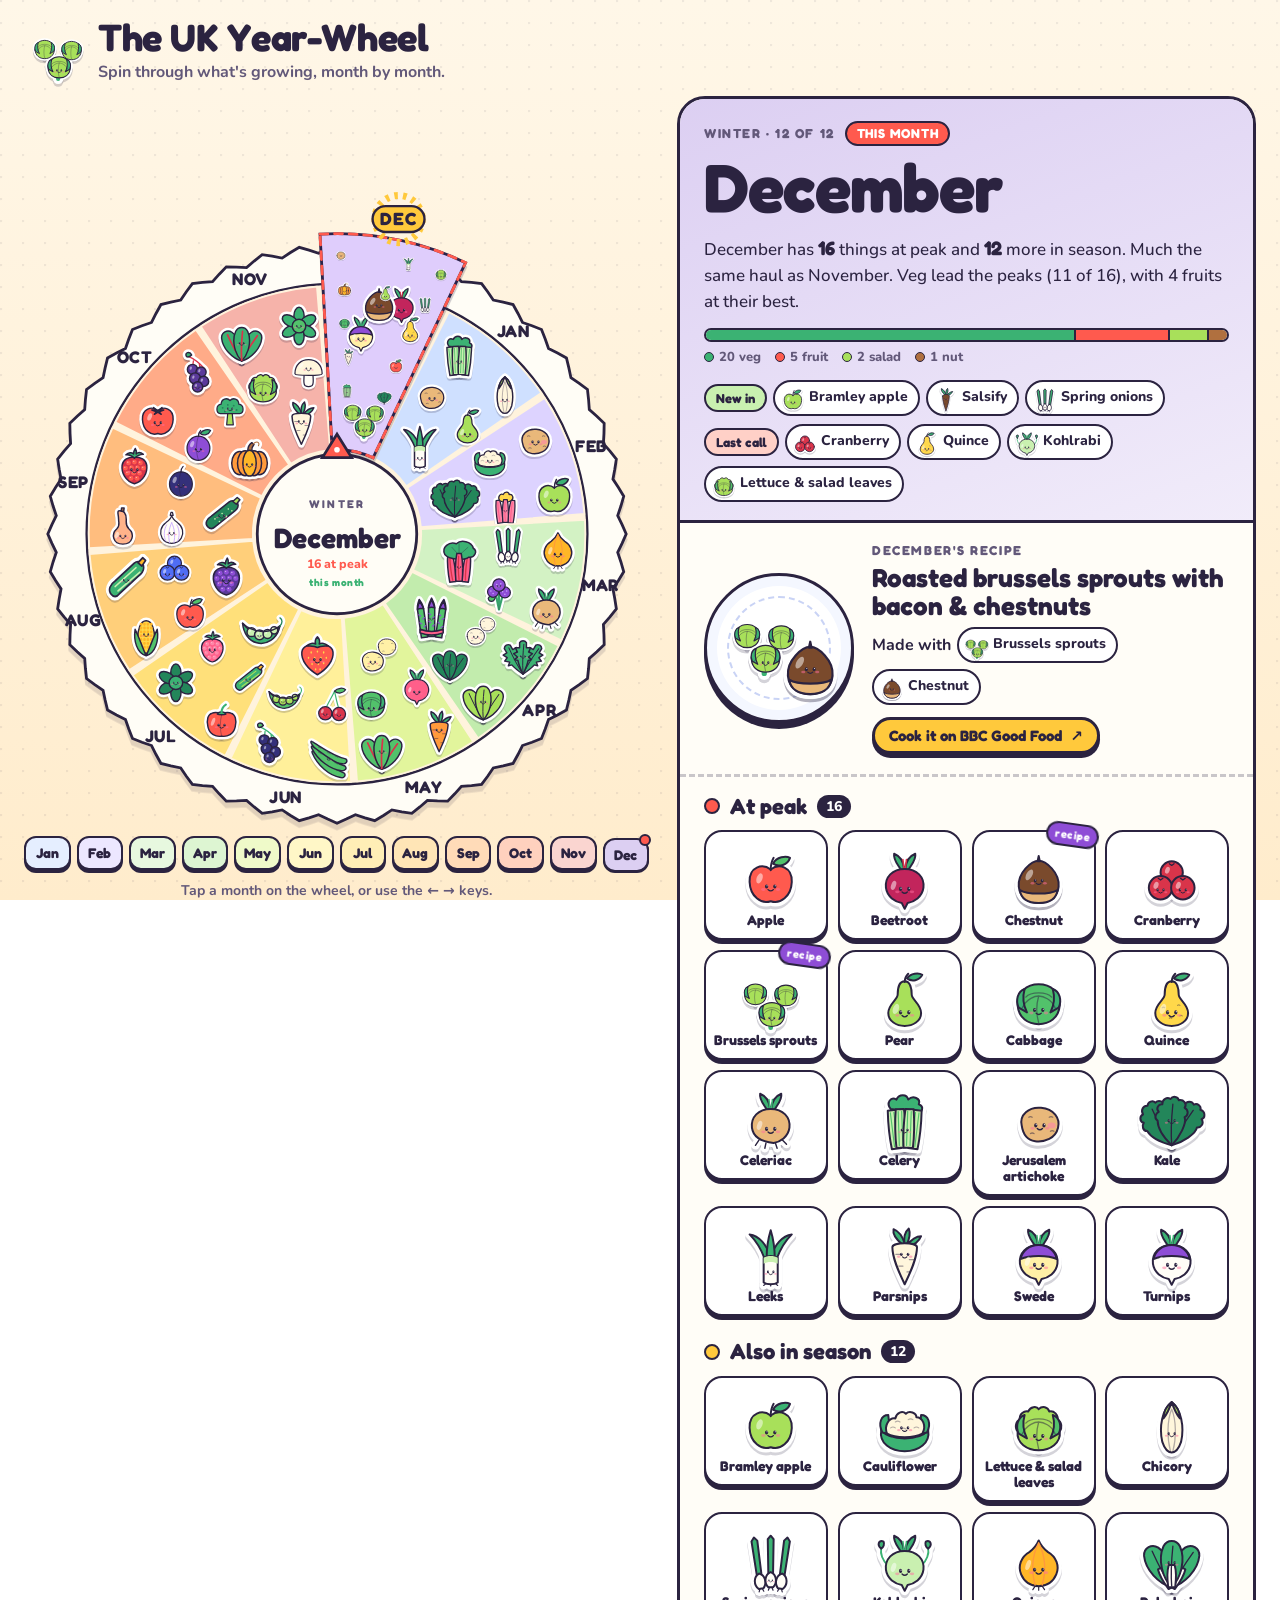
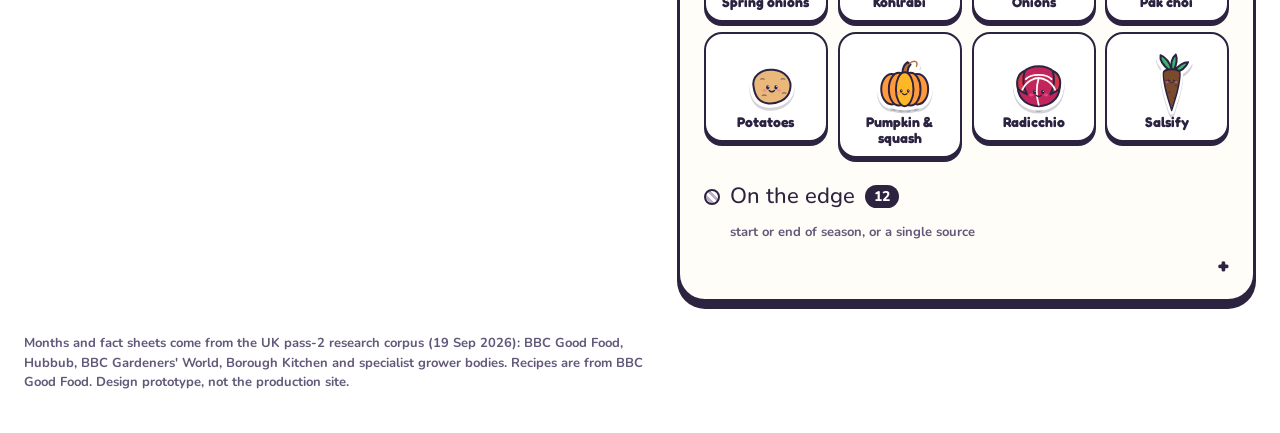
<file: prototype/index.html>
<!doctype html>
<html lang="en-GB">
<head>
  <meta charset="utf-8" />
  <meta name="viewport" content="width=device-width, initial-scale=1" />
  <title>The UK Year-Wheel · Seasonal produce</title>
  <meta name="description" content="Spin the UK year-wheel to see what's growing each month: produce, fact sheets and a recipe for every month." />
  <link rel="preconnect" href="https://fonts.googleapis.com" />
  <link rel="preconnect" href="https://fonts.gstatic.com" crossorigin />
  <link href="https://fonts.googleapis.com/css2?family=Fredoka:wght@500;600;700&family=Nunito:wght@500;700;800&display=swap" rel="stylesheet" />
  <link rel="stylesheet" href="styles.css" />
</head>
<body>
  <div id="sprite"></div>

  <header class="top">
    <div class="brand">
      <span class="brand-mark" id="brand-mark"></span>
      <div>
        <h1>The UK Year-Wheel</h1>
        <p>Spin through what's growing, month by month.</p>
      </div>
    </div>
    <button type="button" id="today-btn" class="chunky-btn" hidden>Back to <span></span></button>
  </header>

  <main class="stage">
    <section class="wheel-wrap" aria-label="Year-wheel">
      <svg id="wheel" viewBox="-520 -780 1040 1300" role="group" aria-label="UK produce year-wheel. Pick a month."></svg>
      <nav class="month-rail" id="month-rail" aria-label="Months"></nav>
      <p class="hint">Tap a month on the wheel, or use the ← → keys.</p>
    </section>
    <section class="panel" id="panel" aria-live="polite"></section>
  </main>

  <footer class="foot">
    <p>
      Months and fact sheets come from the UK pass-2 research corpus (19 Sep 2026): BBC Good Food, Hubbub,
      BBC Gardeners' World, Borough Kitchen and specialist grower bodies. Recipes are from BBC Good Food.
      Design prototype, not the production site.
    </p>
  </footer>

  <dialog id="sheet" aria-labelledby="sheet-title"></dialog>

  <script src="data.js"></script>
  <script src="art.js"></script>
  <script src="app.js"></script>
</body>
</html>
</file>
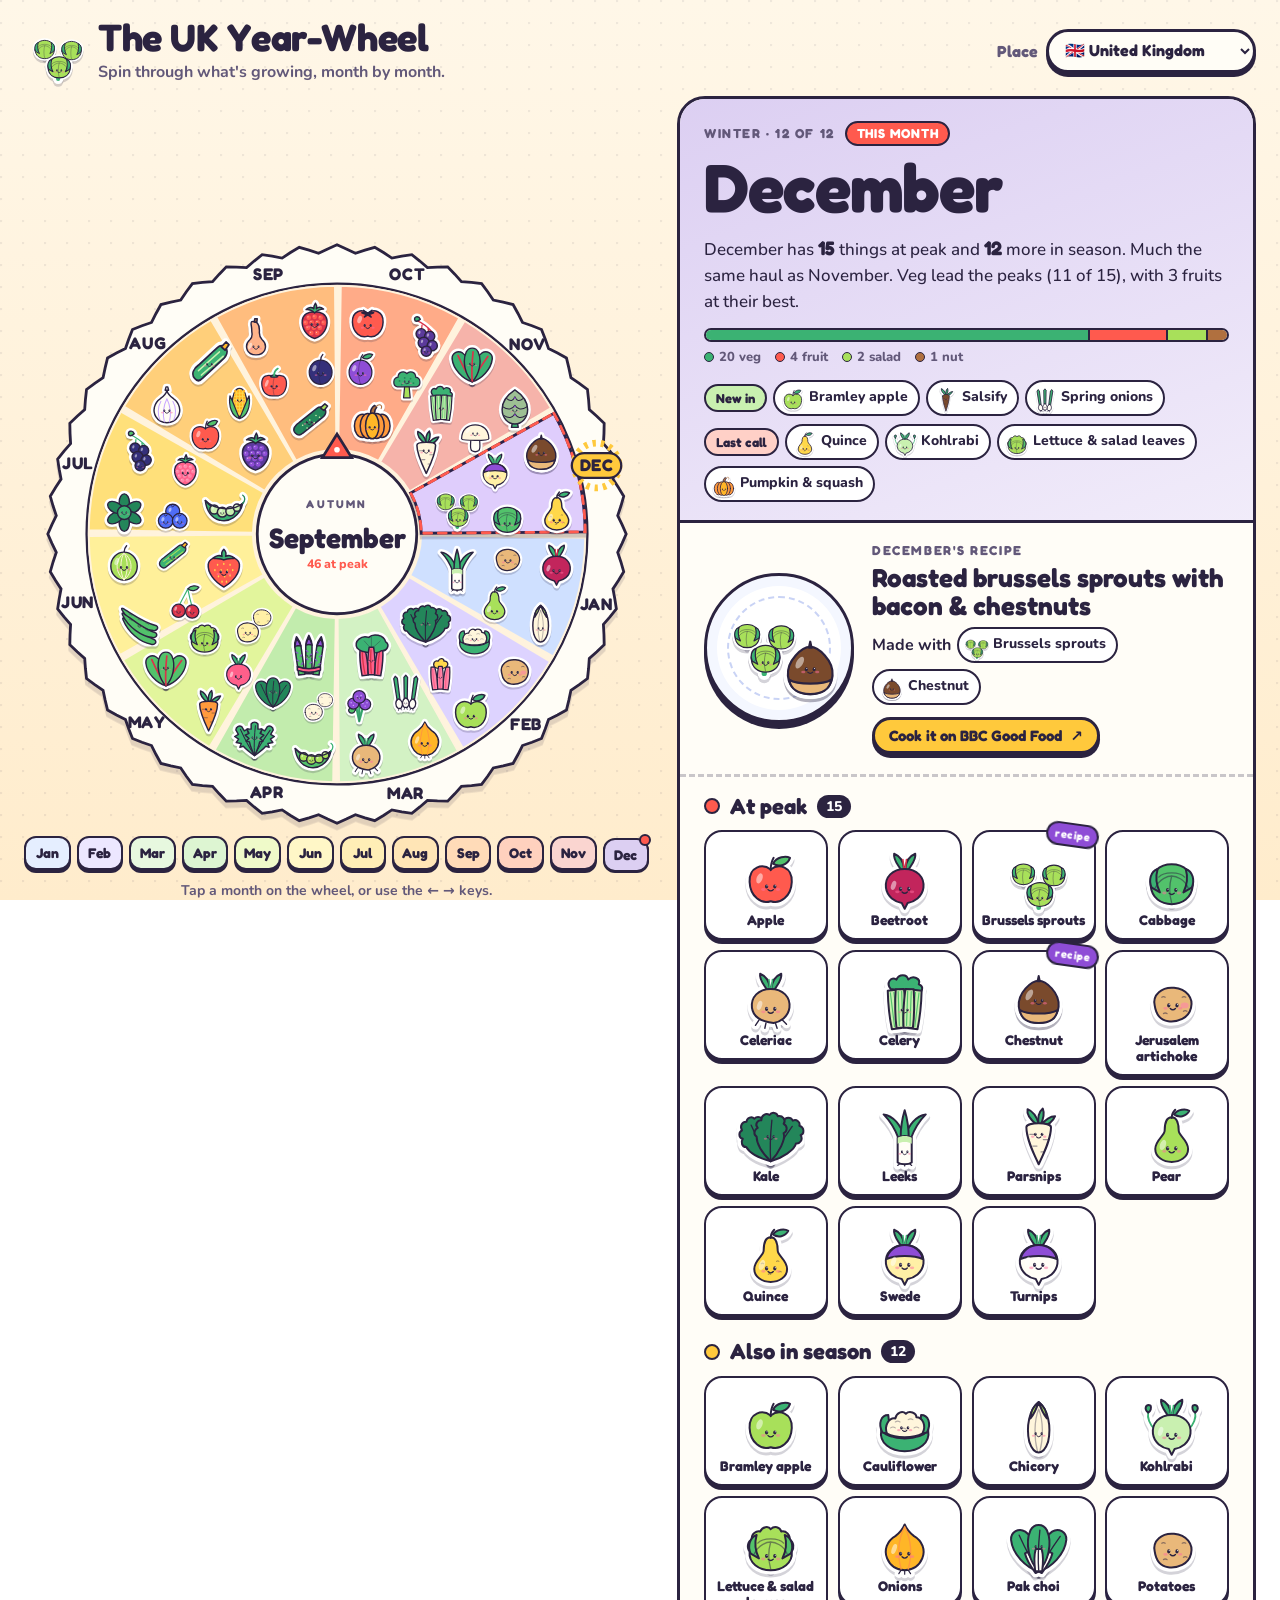
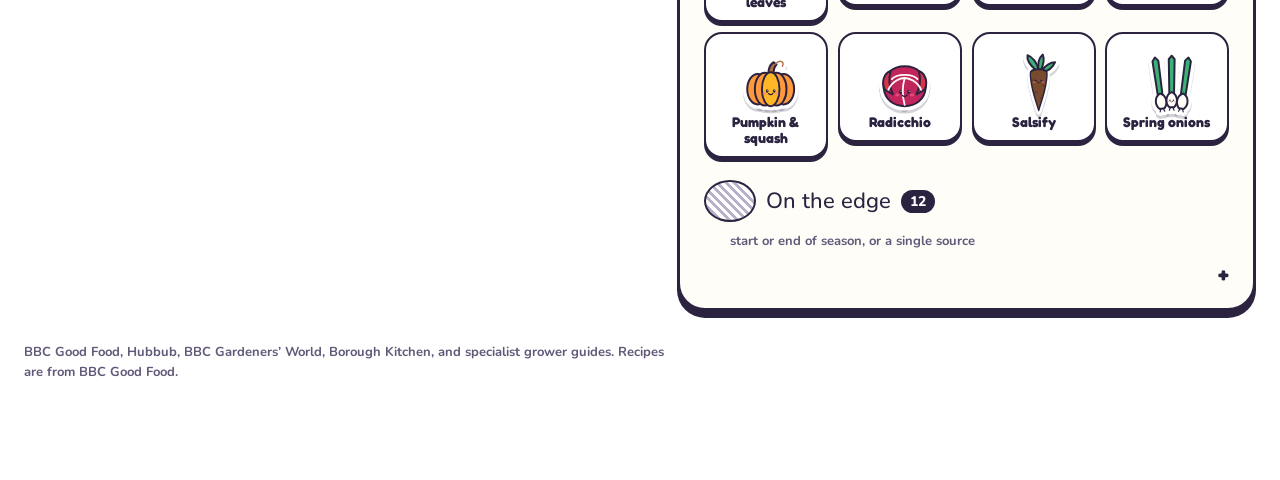
<file: site/index.html>
<!doctype html>
<html lang="en">
<head>
  <meta charset="utf-8" />
  <meta name="viewport" content="width=device-width, initial-scale=1" />
  <title>Year-wheel</title>
  <meta name="description" content="Spin the year-wheel to see what's growing each month." />
  <meta property="og:title" content="Year-wheel" />
  <meta property="og:description" content="Spin the year-wheel to see what's growing each month." />
  <meta property="og:type" content="website" />
  <meta property="og:image" content="og.svg" />
  <meta name="twitter:card" content="summary_large_image" />
  <meta name="twitter:image" content="og.svg" />
  <link rel="stylesheet" href="styles.css" />
</head>
<body>
  <div id="sprite"></div>

  <header class="top">
    <div class="brand">
      <span class="brand-mark" id="brand-mark"></span>
      <div>
        <h1 id="title"></h1>
        <p id="tagline"></p>
      </div>
    </div>
    <button type="button" id="today-btn" class="chunky-btn" hidden></button>
  </header>

  <main class="stage">
    <section class="wheel-wrap" aria-label="Year-wheel">
      <svg id="wheel" viewBox="-520 -780 1040 1300" role="group"></svg>
      <nav class="month-rail" id="month-rail"></nav>
      <p class="hint" id="hint"></p>
    </section>
    <section class="panel" id="panel" aria-live="polite"></section>
  </main>

  <footer class="foot">
    <p id="attribution"></p>
  </footer>

  <dialog id="sheet" aria-labelledby="sheet-title"></dialog>

  <script type="module" src="exhibit.js"></script>
</body>
</html>
</file>
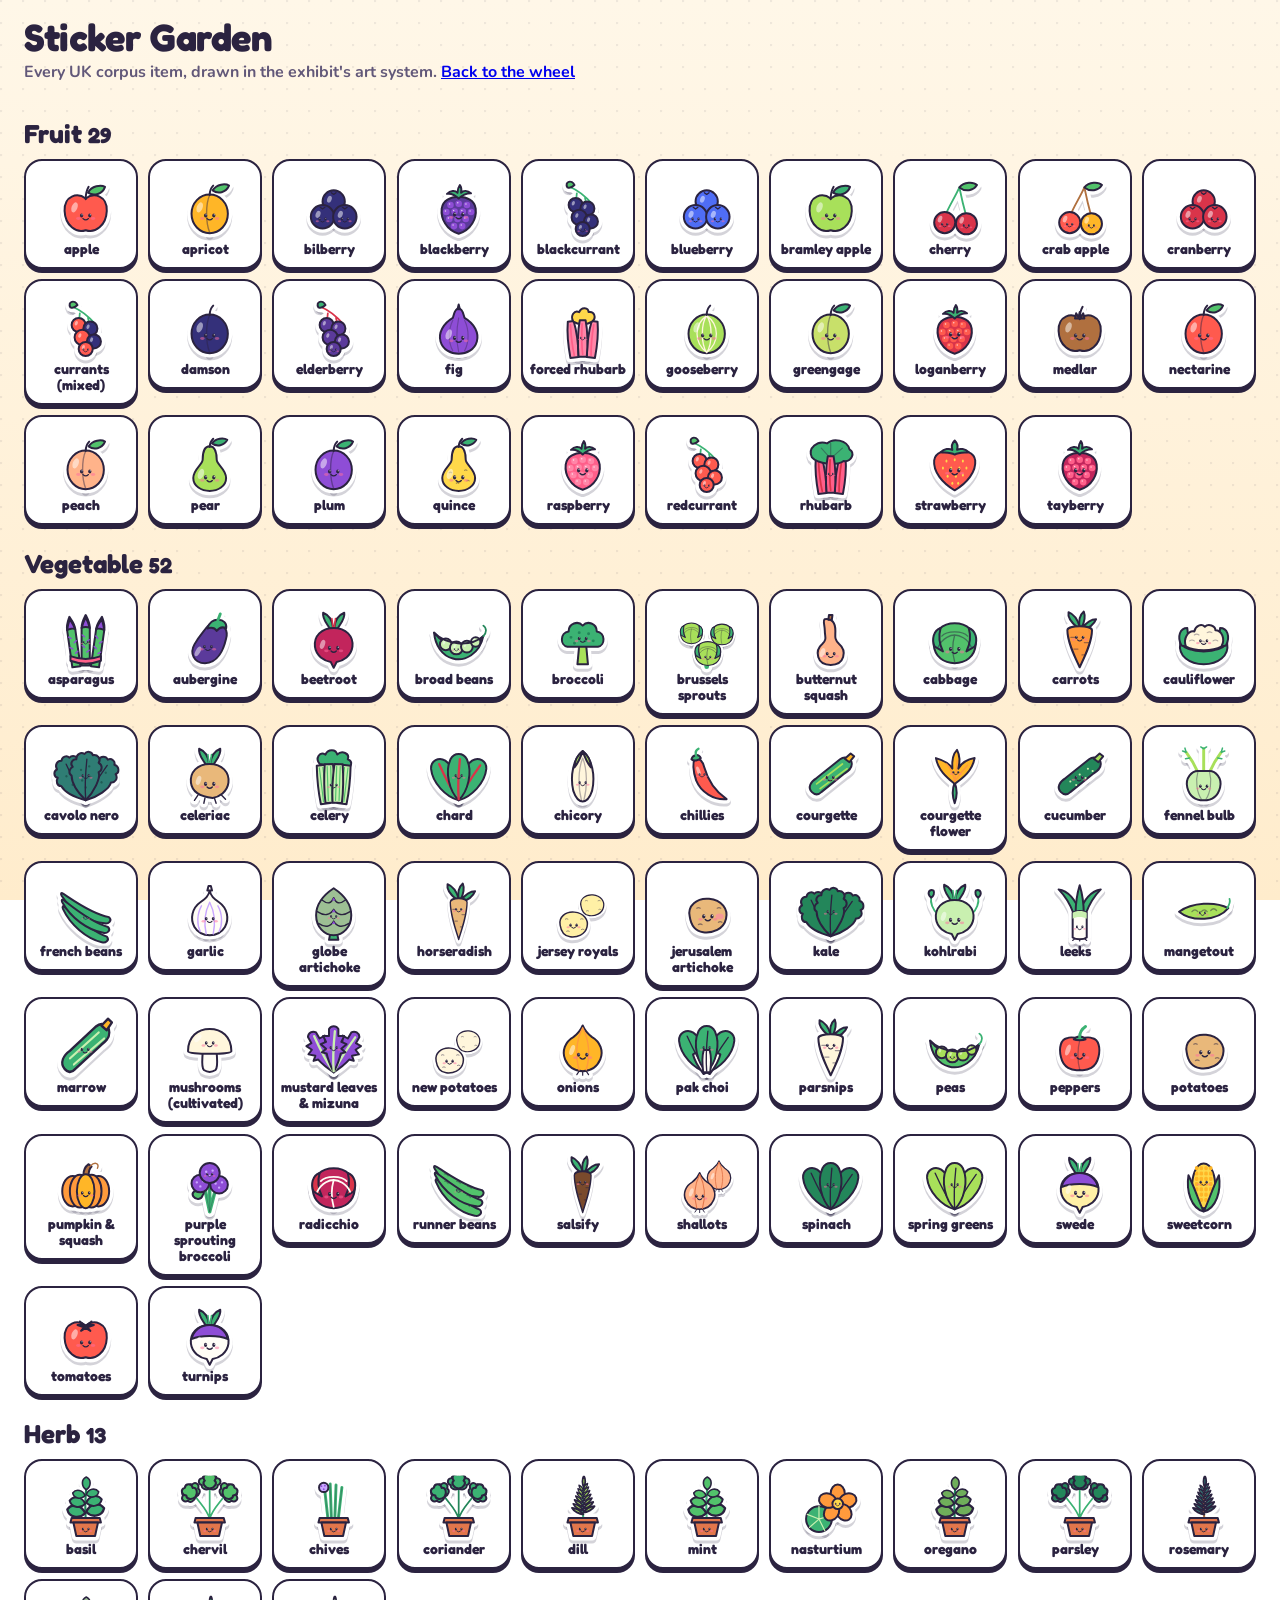
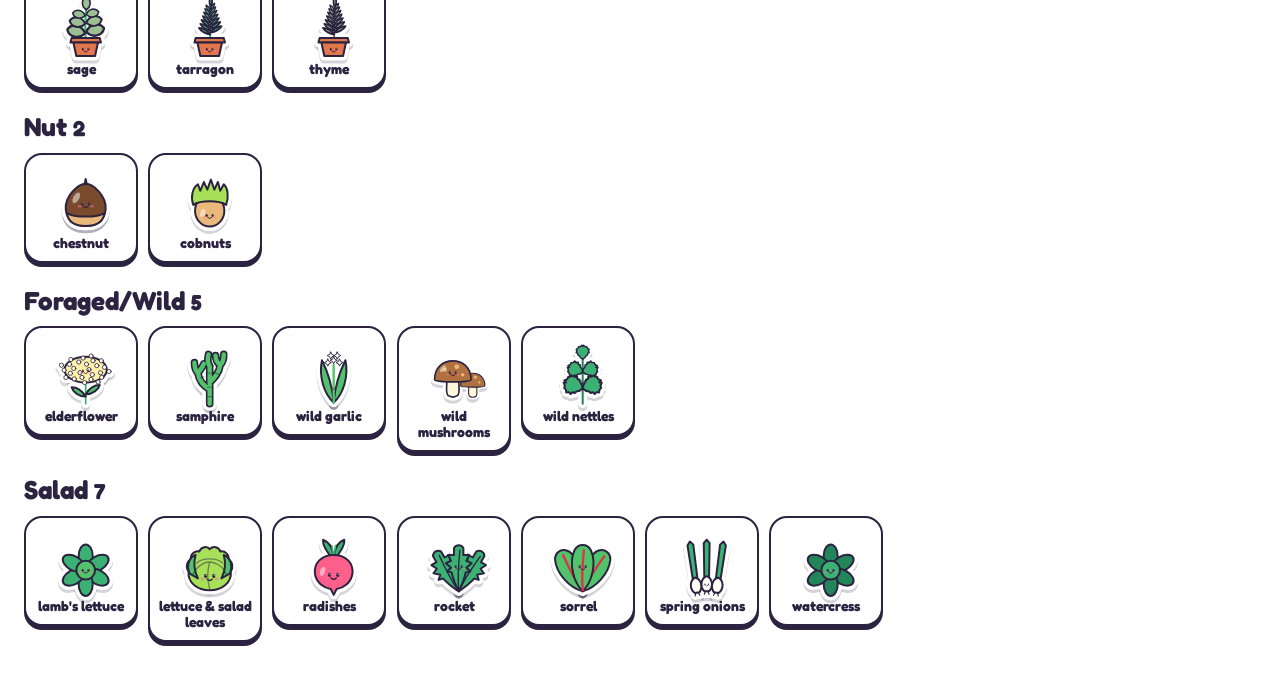
<file: prototype/gallery.html>
<!doctype html>
<html lang="en-GB">
<head>
  <meta charset="utf-8" />
  <meta name="viewport" content="width=device-width, initial-scale=1" />
  <title>Sticker Garden · all 108 UK produce stickers</title>
  <link rel="preconnect" href="https://fonts.googleapis.com" />
  <link rel="preconnect" href="https://fonts.gstatic.com" crossorigin />
  <link href="https://fonts.googleapis.com/css2?family=Fredoka:wght@500;600;700&family=Nunito:wght@500;700;800&display=swap" rel="stylesheet" />
  <link rel="stylesheet" href="styles.css" />
  <style>
    .gallery { max-width: 1320px; margin: 0 auto; padding: 8px 24px 40px; }
    .gallery h2 { font-size: 26px; margin: 24px 0 10px; text-transform: capitalize; }
    .gallery .tiles { grid-template-columns: repeat(auto-fill, minmax(112px, 1fr)); }
  </style>
</head>
<body>
  <div id="sprite"></div>
  <header class="top">
    <div class="brand">
      <div>
        <h1>Sticker Garden</h1>
        <p>Every UK corpus item, drawn in the exhibit's art system. <a href="index.html">Back to the wheel</a></p>
      </div>
    </div>
  </header>
  <main class="gallery" id="gallery"></main>
  <script src="data.js"></script>
  <script src="art.js"></script>
  <script>
    const { buildSprite, sticker } = window.ProduceArt;
    const items = window.UK_WHEEL.items;
    document.getElementById("sprite").innerHTML = buildSprite(items);
    const byCat = {};
    for (const it of items) (byCat[it.category] ||= []).push(it.item);
    document.getElementById("gallery").innerHTML = Object.entries(byCat).map(([cat, names]) => `
      <h2>${cat} <small>${names.length}</small></h2>
      <ul class="tiles">${names.map((n, i) => `<li style="--i:${i}"><div class="tile"><span class="tile-art">${sticker(n)}</span><span class="tile-name">${n}</span></div></li>`).join("")}</ul>`).join("");
  </script>
</body>
</html>
</file>
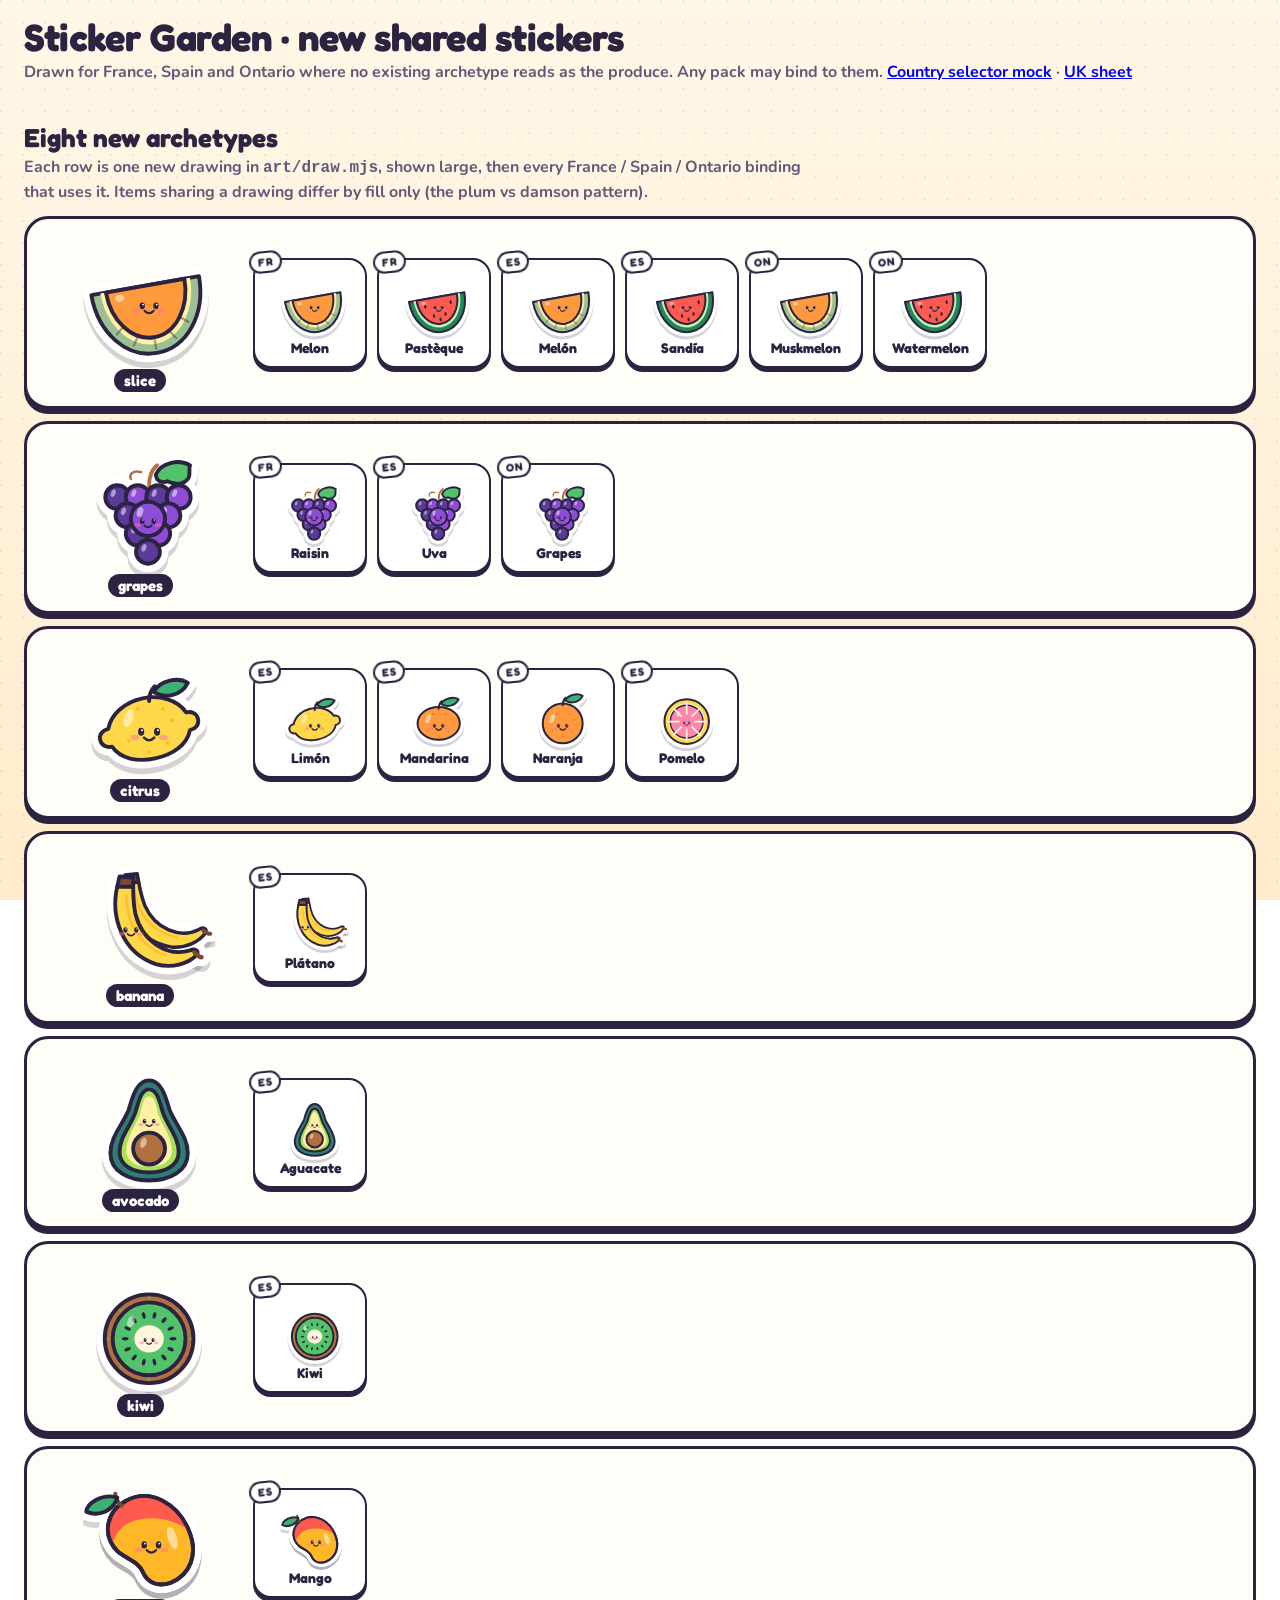
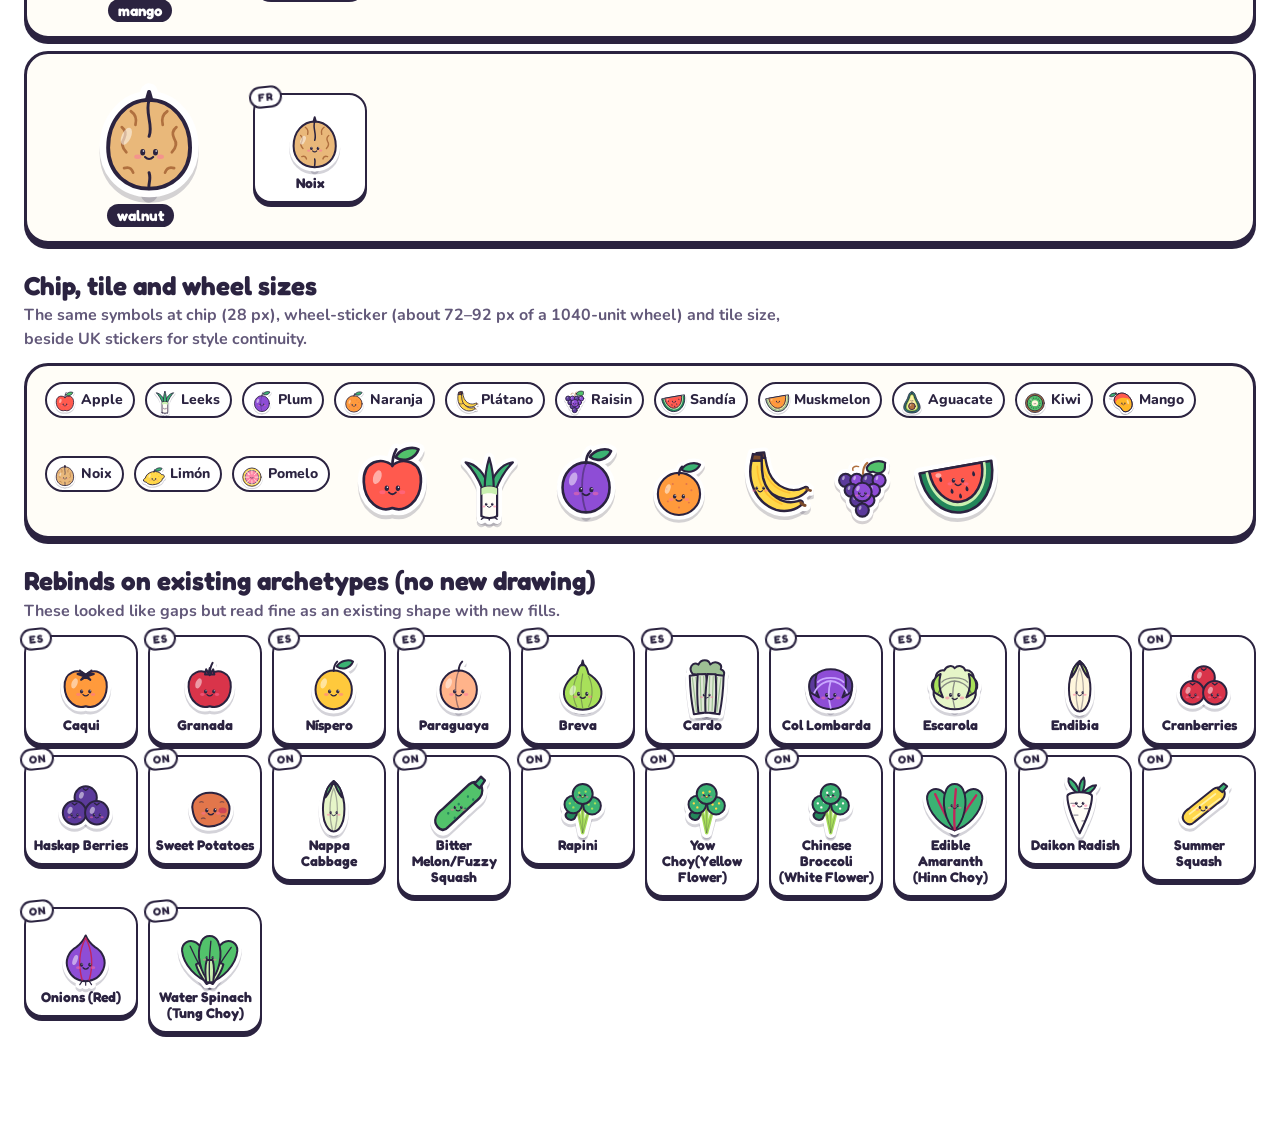
<file: prototype/stickers-fr-es-on.html>
<!doctype html>
<html lang="en">
<head>
  <meta charset="utf-8" />
  <meta name="viewport" content="width=device-width, initial-scale=1" />
  <title>Sticker Garden · new shared stickers for France, Spain and Ontario</title>
  <link rel="stylesheet" href="../site/styles.css" />
  <style>
    .sheet-page { max-width: 1320px; margin: 0 auto; padding: 8px 24px 48px; }
    .sheet-page h2 { font-size: 26px; margin: 28px 0 4px; }
    .sheet-page > p, .sheet-page section > p { margin: 4px 0 12px; color: var(--ink-soft); font-weight: 700; max-width: 80ch; }
    .arch { display: grid; grid-template-columns: 190px 1fr; gap: 18px; align-items: center; padding: 14px 18px; margin: 12px 0; background: var(--card); border: 3px solid var(--ink); border-radius: 24px; box-shadow: 0 5px 0 var(--ink); }
    .arch-hero { display: flex; flex-direction: column; align-items: center; gap: 4px; }
    .arch-hero .tile-art { width: 132px; height: 132px; }
    .arch-hero code { font: 700 15px var(--display); background: var(--ink); color: #fff; padding: 2px 10px; border-radius: 999px; }
    .arch .tiles { margin: 0; grid-template-columns: repeat(auto-fill, minmax(112px, 1fr)); }
    .pack-tag { position: absolute; top: -9px; left: -6px; background: #fff; font: 700 11px var(--display); letter-spacing: 0.06em; padding: 2px 7px; border-radius: 999px; border: 2px solid var(--ink); transform: rotate(-6deg); }
    .sizes { display: flex; align-items: end; gap: 14px; }
    .sizes span { display: block; }
    .scale-row { display: flex; flex-wrap: wrap; align-items: center; gap: 10px; padding: 16px 18px; background: var(--card); border: 3px solid var(--ink); border-radius: 24px; box-shadow: 0 5px 0 var(--ink); }
    .scale-row .chip { cursor: default; }
    .ref .tiles { grid-template-columns: repeat(auto-fill, minmax(112px, 1fr)); }
    @media (max-width: 640px) { .arch { grid-template-columns: 1fr; } }
  </style>
</head>
<body>
  <div id="sprite"></div>
  <header class="top">
    <div class="brand">
      <div>
        <h1>Sticker Garden · new shared stickers</h1>
        <p>Drawn for France, Spain and Ontario where no existing archetype reads as the produce. Any pack may bind to them. <a href="selector.html">Country selector mock</a> · <a href="gallery.html">UK sheet</a></p>
      </div>
    </div>
  </header>
  <main class="sheet-page">
    <section>
      <h2>Eight new archetypes</h2>
      <p>Each row is one new drawing in <code>art/draw.mjs</code>, shown large, then every France / Spain / Ontario binding that uses it. Items sharing a drawing differ by fill only (the plum vs damson pattern).</p>
      <div id="new"></div>
    </section>
    <section>
      <h2>Chip, tile and wheel sizes</h2>
      <p>The same symbols at chip (28 px), wheel-sticker (about 72–92 px of a 1040-unit wheel) and tile size, beside UK stickers for style continuity.</p>
      <div class="scale-row" id="scale"></div>
    </section>
    <section class="ref">
      <h2>Rebinds on existing archetypes (no new drawing)</h2>
      <p>These looked like gaps but read fine as an existing shape with new fills.</p>
      <ul class="tiles" id="rebinds"></ul>
    </section>
  </main>
  <script src="multi-pack.js"></script>
  <script>
    const M = window.MULTI;
    document.getElementById("sprite").innerHTML = M.sprite;
    const slug = (n) => n.toLowerCase().replace(/[^a-z0-9]+/g, "-").replace(/(^-|-$)/g, "");
    const sticker = (id, cls = "sticker") => `<svg class="${cls}" viewBox="-8 -8 116 116" aria-hidden="true"><use href="#cut-${slug(id)}" class="sticker-shadow"/><use href="#cut-${slug(id)}" class="sticker-cut"/><use href="#art-${slug(id)}"/></svg>`;
    const code = (p) => M.packs[p].code;
    const tile = (id, label, pack) => `<li><div class="tile">${pack ? `<span class="pack-tag">${code(pack)}</span>` : ""}<span class="tile-art">${sticker(id)}</span><span class="tile-name">${label}</span></div></li>`;

    document.getElementById("new").innerHTML = M.sheet.map(({ kind, uses }) => `
      <div class="arch">
        <div class="arch-hero"><span class="tile-art">${sticker(uses[0].id)}</span><code>${kind}</code></div>
        <ul class="tiles">${uses.map((u) => tile(u.id, u.label, u.pack)).join("")}</ul>
      </div>`).join("");

    const scaleIds = ["apple", "leeks", "plum", "es naranja", "es platano", "fr raisin", "es sandia", "on muskmelon", "es aguacate", "es kiwi", "es mango", "fr noix", "es limon", "es pomelo"];
    const label = (id) => Object.values(M.packs).map((p) => p.names[id]).find(Boolean).label;
    document.getElementById("scale").innerHTML =
      scaleIds.map((id) => `<span class="chip">${sticker(id)}${label(id)}</span>`).join("") +
      `<span class="sizes">${scaleIds.slice(0, 7).map((id, i) => `<span style="width:${[92, 76, 88, 72, 84, 72, 88][i]}px;height:${[92, 76, 88, 72, 84, 72, 88][i]}px">${sticker(id)}</span>`).join("")}</span>`;

    const rebinds = [["es caqui", "es"], ["es granada", "es"], ["es nispero", "es"], ["es paraguaya", "es"], ["es breva", "es"], ["es cardo", "es"], ["es col lombarda", "es"], ["es escarola", "es"], ["es endibia", "es"],
      ["on cranberries", "on"], ["on haskap berries", "on"], ["on sweet potatoes", "on"], ["on nappa cabbage", "on"], ["on bitter melon/fuzzy squash", "on"], ["on rapini", "on"], ["on yow choy(yellow flower)", "on"], ["on chinese broccoli (white flower)", "on"],
      ["on edible amaranth (hinn choy)", "on"], ["on daikon radish", "on"], ["on summer squash", "on"], ["on onions (red)", "on"], ["on water spinach (tung choy)", "on"]];
    document.getElementById("rebinds").innerHTML = rebinds.map(([id, p]) => tile(id, label(id), p)).join("");
  </script>
</body>
</html>
</file>
<file: prototype/styles.css>
:root {
  --paper: #fff7e8;
  --paper-2: #ffeccc;
  --card: #fffdf7;
  --ink: #2b2340;
  --ink-soft: #625879;
  --tomato: #ff5a4e;
  --sun: #ffc93c;
  --leaf: #3bb273;
  --plum: #8e4dd6;
  --sky: #4f6df5;
  --radius: 22px;
  --lift: 0 5px 0 var(--ink);
  --spring: cubic-bezier(0.34, 1.56, 0.64, 1);
  --glide: cubic-bezier(0.22, 1, 0.36, 1);
  --display: "Fredoka", "Baloo 2", ui-rounded, system-ui, sans-serif;
  --body: "Nunito", ui-rounded, system-ui, sans-serif;
  --tint: #ffe07a;
}

* { box-sizing: border-box; }
html { -webkit-text-size-adjust: 100%; }
body {
  margin: 0;
  color: var(--ink);
  font: 500 16px/1.5 var(--body);
  background:
    radial-gradient(circle at 1px 1px, rgba(43, 35, 64, 0.08) 1.4px, transparent 1.6px) 0 0 / 22px 22px,
    linear-gradient(180deg, var(--paper), var(--paper-2));
  background-attachment: fixed;
  min-height: 100vh;
}
button { font: inherit; color: inherit; }
h1, h2, h3 { font-family: var(--display); font-weight: 700; line-height: 1.05; margin: 0; }

/* ---------- stickers ---------- */
.sticker { display: block; width: 100%; height: 100%; overflow: visible; }
.sticker-shadow { color: rgba(43, 35, 64, 0.2); transform: translate(0, 5px); }
.sticker-cut { color: #fff; }
.face .eyes { transform-box: fill-box; transform-origin: center; animation: blink 6s infinite; animation-delay: var(--blink-delay, 0s); }
@keyframes blink { 0%, 94%, 100% { transform: scaleY(1); } 97% { transform: scaleY(0.1); } }

/* ---------- header ---------- */
.top {
  display: flex; align-items: center; justify-content: space-between; gap: 16px;
  max-width: 1320px; margin: 0 auto; padding: 18px 24px 4px;
}
.brand { display: flex; align-items: center; gap: 14px; }
.brand-mark { width: 60px; height: 60px; display: block; animation: bob 3.2s ease-in-out infinite; }
.brand h1 { font-size: clamp(26px, 3.2vw, 38px); letter-spacing: -0.01em; }
.brand p { margin: 2px 0 0; color: var(--ink-soft); font-weight: 700; }

.chunky-btn {
  display: inline-flex; align-items: center; gap: 8px;
  padding: 10px 18px; border: 3px solid var(--ink); border-radius: 999px;
  background: var(--sun); box-shadow: 0 4px 0 var(--ink);
  font: 700 16px/1 var(--display); color: var(--ink); text-decoration: none; cursor: pointer;
  transition: transform 0.15s var(--spring), box-shadow 0.15s;
}
.chunky-btn:hover { transform: translateY(-2px); box-shadow: 0 6px 0 var(--ink); }
.chunky-btn:active { transform: translateY(3px); box-shadow: 0 1px 0 var(--ink); }
.chunky-btn.small { padding: 8px 14px; font-size: 15px; }
.chunky-btn[hidden] { display: none; }

/* ---------- layout ---------- */
.stage {
  display: grid; grid-template-columns: minmax(0, 1.08fr) minmax(0, 1fr); gap: 28px;
  max-width: 1320px; margin: 0 auto; padding: 8px 24px 24px; align-items: start;
}
.wheel-wrap { position: sticky; top: 12px; display: flex; flex-direction: column; align-items: center; gap: 10px; }
/* 0.8 = viewBox width / height; the extra height is headroom for the selected wedge growing outward. */
#wheel { width: min(100%, calc((100vh - 170px) * 0.8)); min-width: 280px; height: auto; overflow: visible; touch-action: manipulation; user-select: none; }
.hint { margin: 0; color: var(--ink-soft); font-size: 14px; font-weight: 700; }

@media (max-width: 900px) {
  .stage { grid-template-columns: 1fr; gap: 12px; padding: 4px 12px 24px; }
  .wheel-wrap { position: static; }
  #wheel { width: min(100%, 560px); }
  .top { padding: 14px 14px 0; }
  .brand-mark { width: 46px; height: 46px; }
  .brand p { font-size: 14px; }
  .hint { display: none; }
}

/* ---------- wheel ---------- */
.plate-rim { fill: #fffdf6; stroke: var(--ink); stroke-width: 5; filter: drop-shadow(0 10px 0 rgba(43, 35, 64, 0.14)); }
.plate-inner { fill: #fff3dd; stroke: var(--ink); stroke-width: 4; }
.seg { cursor: pointer; outline: none; }
.seg-bg { fill: var(--tint); stroke: #fff3dd; stroke-width: 3; transition: filter 0.3s, stroke 0.3s, stroke-width 0.3s; }
.seg:hover .seg-bg { filter: brightness(1.04) saturate(1.15); }
.seg.is-selected .seg-bg { stroke: var(--ink); stroke-width: 5; filter: saturate(1.35) drop-shadow(0 8px 0 rgba(43, 35, 64, 0.22)); }
.seg:focus-visible .seg-bg { stroke: var(--sky); stroke-width: 7; }
.today-halo { fill: none; stroke: var(--tomato); stroke-width: 5; stroke-dasharray: 14 12; stroke-linecap: round; animation: march 1.4s linear infinite; pointer-events: none; }
@keyframes march { to { stroke-dashoffset: -52; } }

.seg-label { font: 700 30px var(--display); fill: var(--ink); text-anchor: middle; dominant-baseline: middle; letter-spacing: 0.04em; pointer-events: none; }
.today-pill { fill: var(--sun); stroke: var(--ink); stroke-width: 4; }
.sun { transform-box: fill-box; transform-origin: center; animation: spin-slow 12s linear infinite; }
.sun-rays { fill: none; stroke: var(--sun); stroke-width: 12; stroke-dasharray: 6 9; }
@keyframes spin-slow { to { transform: rotate(360deg); } }

.pop { transform-box: fill-box; transform-origin: center; }
.bob, .jig { transform-box: fill-box; transform-origin: center; }
.jig { transition: transform 0.25s var(--spring); }
.jig:hover { transform: scale(1.18) rotate(-6deg); }
.seg.is-selected .bob { animation: bob 2.8s ease-in-out infinite; animation-delay: var(--d); }
#wheel.intro .pop { animation: pop-in 0.7s var(--spring) both; animation-delay: calc(0.35s + var(--m) * 55ms + var(--i) * 40ms); }
@keyframes pop-in { from { transform: scale(0) rotate(-25deg); opacity: 0; } to { transform: none; opacity: 1; } }
@keyframes bob { 0%, 100% { transform: translateY(0) rotate(0); } 50% { transform: translateY(-7px) rotate(3deg); } }

.hub-ring { fill: #fffdf6; stroke: var(--ink); stroke-width: 5; }
.hub text { text-anchor: middle; dominant-baseline: middle; pointer-events: none; }
.hub-pop { transform-box: fill-box; transform-origin: center; animation: hub-pop 0.5s var(--spring); }
@keyframes hub-pop { from { transform: scale(0.6); opacity: 0; } to { transform: none; opacity: 1; } }
.hub-tick { transform-box: fill-box; transform-origin: center; animation: hub-tick 0.2s var(--glide); }
@keyframes hub-tick { from { transform: scale(0.9); opacity: 0.35; } to { transform: none; opacity: 1; } }
.hub-season { font: 700 20px var(--display); fill: var(--ink-soft); letter-spacing: 0.2em; }
.hub-month { font: 700 50px var(--display); fill: var(--ink); }
.hub-count { font: 800 22px var(--body); fill: var(--tomato); }
.hub-today { font: 700 18px var(--display); fill: var(--leaf); letter-spacing: 0.06em; }

.pointer path { fill: var(--tomato); stroke: var(--ink); stroke-width: 5; }
.pointer-dot { fill: #fff; }
.pointer { animation: nudge 1.6s ease-in-out infinite; }
@keyframes nudge { 0%, 100% { transform: translateY(0); } 50% { transform: translateY(6px); } }

.burst-dot { transform-box: fill-box; transform-origin: center; animation: burst 0.8s var(--glide) forwards; stroke: var(--ink); stroke-width: 2.5; }
@keyframes burst { from { transform: translate(0, 0) scale(0.4); opacity: 1; } 60% { opacity: 1; } to { transform: translate(var(--dx), var(--dy)) scale(0) rotate(160deg); opacity: 0; } }

/* ---------- month rail ---------- */
.month-rail { display: grid; grid-template-columns: repeat(12, 1fr); gap: 6px; width: min(100%, 640px); }
.month-rail button {
  position: relative; padding: 8px 0; border: 2.5px solid var(--ink); border-radius: 12px;
  background: color-mix(in srgb, var(--tint) 55%, white); cursor: pointer;
  font: 700 14px/1 var(--display); box-shadow: 0 3px 0 var(--ink);
  transition: transform 0.15s var(--spring), box-shadow 0.15s, background 0.2s;
}
.month-rail button:hover { transform: translateY(-2px); }
.month-rail button[aria-pressed="true"] { background: var(--tint); transform: translateY(2px); box-shadow: 0 1px 0 var(--ink); }
.month-rail i { position: absolute; top: -6px; right: -4px; width: 12px; height: 12px; border-radius: 50%; background: var(--tomato); border: 2px solid var(--ink); }
@media (max-width: 560px) {
  .month-rail { grid-template-columns: repeat(6, 1fr); }
}

/* ---------- panel ---------- */
.panel { min-width: 0; }
.month-card {
  background: var(--card); border: 3px solid var(--ink); border-radius: 28px; box-shadow: 0 7px 0 var(--ink);
  overflow: hidden;
}
.month-card.enter .month-head, .month-card.enter .recipe { animation: rise 0.45s var(--glide) both; }
.month-card.enter .recipe { animation-delay: 60ms; }
@keyframes rise { from { transform: translateY(14px); opacity: 0; } to { transform: none; opacity: 1; } }
.month-head { padding: 22px 24px 18px; background: linear-gradient(160deg, var(--tint), color-mix(in srgb, var(--tint) 40%, white)); border-bottom: 3px solid var(--ink); }
.eyebrow { margin: 0 0 6px; font: 700 13px/1.2 var(--display); letter-spacing: 0.12em; text-transform: uppercase; color: var(--ink-soft); display: flex; align-items: center; gap: 10px; flex-wrap: wrap; }
.now-tag { background: var(--tomato); color: #fff; padding: 3px 10px; border-radius: 999px; border: 2px solid var(--ink); letter-spacing: 0.06em; }
.month-head h2 { font-size: clamp(44px, 6vw, 68px); letter-spacing: -0.02em; }
.blurb { margin: 10px 0 14px; font-size: 17px; max-width: 58ch; }
.blurb strong { font-family: var(--display); font-size: 1.15em; }

.mix { margin: 0 0 12px; }
.mix-bar { display: flex; height: 14px; border: 2.5px solid var(--ink); border-radius: 999px; overflow: hidden; background: #fff; }
.mix-bar span + span { border-left: 2px solid var(--ink); }
.mix-key { display: flex; flex-wrap: wrap; gap: 4px 14px; list-style: none; margin: 6px 0 0; padding: 0; font-size: 13px; font-weight: 800; color: var(--ink-soft); }
.mix-key i { display: inline-block; width: 10px; height: 10px; border-radius: 50%; margin-right: 5px; border: 1.5px solid var(--ink); vertical-align: -1px; }

.flow { display: flex; flex-wrap: wrap; align-items: center; gap: 6px; margin-top: 8px; }
.flow-label { font: 700 13px var(--display); padding: 4px 10px; border-radius: 999px; border: 2px solid var(--ink); }
.flow-label.new { background: #c9f0b0; }
.flow-label.bye { background: #ffd0c7; }

.chip {
  display: inline-flex; align-items: center; gap: 4px; padding: 2px 10px 2px 2px;
  background: #fff; border: 2px solid var(--ink); border-radius: 999px; cursor: pointer;
  font-weight: 800; font-size: 14px; line-height: 1.2; vertical-align: middle;
  transition: transform 0.18s var(--spring), background 0.2s;
}
.chip .sticker { width: 28px; height: 28px; }
.chip em { font-style: normal; font-weight: 700; color: var(--ink-soft); }
.chip:hover { transform: translateY(-2px) rotate(-2deg); background: #fff8d6; }

/* recipe */
.recipe { display: grid; grid-template-columns: 150px 1fr; gap: 18px; align-items: center; padding: 20px 24px; border-bottom: 3px dashed color-mix(in srgb, var(--ink) 25%, transparent); }
.recipe h3 { font-size: 26px; margin-bottom: 8px; }
.recipe-uses { margin: 0 0 12px; font-weight: 700; display: flex; flex-wrap: wrap; gap: 6px; align-items: center; }
.plate {
  position: relative; width: 150px; height: 150px; border-radius: 50%;
  background: #fff; border: 3px solid var(--ink); box-shadow: 0 6px 0 var(--ink), inset 0 0 0 10px #f4f7ff;
}
.plate-inner-ring { position: absolute; inset: 20px; border-radius: 50%; border: 2px dashed #c9d3f5; }
.plate-item { position: absolute; width: 84px; height: 84px; left: 33px; top: 30px; animation: bob 3s ease-in-out infinite; }
.plate-item.p2-0 { left: 14px; top: 24px; width: 76px; height: 76px; }
.plate-item.p2-1 { left: 60px; top: 50px; width: 76px; height: 76px; animation-delay: -1.4s; }
.recipe:hover .plate { animation: wiggle 0.6s var(--spring); }
@keyframes wiggle { 30% { transform: rotate(-6deg); } 60% { transform: rotate(4deg); } }
@media (max-width: 520px) {
  .recipe { grid-template-columns: 1fr; justify-items: center; text-align: center; }
  .recipe-uses { justify-content: center; }
  .month-head, .recipe, .shelf, .edge { padding-left: 14px; padding-right: 14px; }
  .tiles { grid-template-columns: repeat(auto-fill, minmax(90px, 1fr)); gap: 8px; }
  .tile-art { width: 58px; height: 58px; }
}

/* shelves */
.shelf { padding: 18px 24px 6px; }
.shelf h3, .edge summary { font-size: 22px; display: flex; align-items: center; gap: 10px; }
.shelf small, .edge summary small { font: 800 14px var(--body); background: var(--ink); color: #fff; border-radius: 999px; padding: 2px 9px; }
.state-dot { width: 16px; height: 16px; border-radius: 50%; border: 2.5px solid var(--ink); display: inline-block; flex: none; }
.state-dot.P { background: var(--tomato); }
.state-dot.I { background: var(--sun); }
.state-dot.T { background: repeating-linear-gradient(45deg, #fff 0 3px, #b9b0c9 3px 6px); }
.state-dot.O { background: #eee6d8; }

.tiles { list-style: none; margin: 12px 0 0; padding: 0; display: grid; grid-template-columns: repeat(auto-fill, minmax(104px, 1fr)); gap: 10px; }
.tiles li { animation: tile-in 0.45s var(--spring) both; animation-delay: calc(var(--i) * 22ms); }
@keyframes tile-in { from { transform: scale(0.6) translateY(10px); opacity: 0; } to { transform: none; opacity: 1; } }
.tile {
  position: relative; width: 100%; display: flex; flex-direction: column; align-items: center; gap: 2px;
  padding: 10px 6px 10px; background: #fff; border: 2.5px solid var(--ink); border-radius: 18px;
  box-shadow: 0 4px 0 var(--ink); cursor: pointer;
  transition: transform 0.2s var(--spring), box-shadow 0.2s, background 0.2s;
}
.tile:hover { transform: translateY(-4px) rotate(-1.5deg); box-shadow: 0 8px 0 var(--ink); background: color-mix(in srgb, var(--tint) 35%, white); }
.tile:hover .tile-art { animation: squish 0.5s var(--spring); }
.tile:active { transform: translateY(2px); box-shadow: 0 2px 0 var(--ink); }
.tile:focus-visible, .chip:focus-visible, .month-rail button:focus-visible, .chunky-btn:focus-visible, .link-btn:focus-visible { outline: 4px solid var(--sky); outline-offset: 3px; }
.tile-art { width: 68px; height: 68px; display: block; }
.tile-name { font: 700 14px/1.15 var(--display); text-align: center; }
.tile-badge { position: absolute; top: -9px; right: -6px; background: var(--plum); color: #fff; font: 700 11px var(--display); letter-spacing: 0.05em; padding: 3px 7px; border-radius: 999px; border: 2px solid var(--ink); transform: rotate(8deg); }
@keyframes squish { 30% { transform: scale(1.2, 0.85); } 60% { transform: scale(0.92, 1.1); } }

.edge { padding: 16px 24px 22px; }
.edge summary { cursor: pointer; list-style: none; flex-wrap: wrap; }
.edge summary::-webkit-details-marker { display: none; }
.edge summary::after { content: "+"; font: 700 22px var(--display); margin-left: auto; transition: transform 0.25s var(--spring); }
.edge[open] summary::after { transform: rotate(45deg); }
.edge-why { flex-basis: 100%; font: 700 13px var(--body); color: var(--ink-soft); margin-left: 26px; }
.edge-chips { display: flex; flex-wrap: wrap; gap: 6px; margin-top: 12px; }

/* ---------- fact sheet ---------- */
#sheet {
  width: min(640px, calc(100vw - 24px)); max-height: calc(100vh - 32px); padding: 0;
  border: 3px solid var(--ink); border-radius: 30px; box-shadow: 0 10px 0 var(--ink);
  background: var(--card); color: var(--ink); overflow: auto;
}
#sheet[open] { animation: sheet-in 0.45s var(--spring); }
#sheet::backdrop { background: rgba(43, 35, 64, 0.45); backdrop-filter: blur(3px); }
@keyframes sheet-in { from { transform: scale(0.85) translateY(30px); opacity: 0; } to { transform: none; opacity: 1; } }
.sheet-inner { position: relative; padding: 22px 24px 24px; background: linear-gradient(180deg, color-mix(in srgb, var(--cat) 18%, white), var(--card) 240px); }
.sheet-close {
  position: absolute; top: 14px; right: 14px; width: 42px; height: 42px; border-radius: 50%;
  border: 3px solid var(--ink); background: #fff; font: 700 24px/1 var(--display); cursor: pointer; box-shadow: 0 3px 0 var(--ink);
}
.sheet-close:hover { background: var(--sun); }
.sheet-top { display: grid; grid-template-columns: 220px 1fr; gap: 18px; align-items: center; }
.season-ring { width: 220px; height: 220px; overflow: visible; }
.ring-cell { stroke: var(--ink); stroke-width: 2.5; }
.ring-cell.is-sel { stroke-width: 5; }
.ring-label { font: 700 15px var(--display); text-anchor: middle; fill: var(--ink-soft); }
.ring-label.is-sel { fill: var(--ink); font-size: 19px; }
.ring-center .sticker { animation: bob 3s ease-in-out infinite; }
#sheet[open] .ring-center { transform-box: fill-box; transform-origin: center; animation: pop-in 0.6s var(--spring) 0.1s both; }
.sheet-title h2 { font-size: clamp(32px, 5vw, 46px); margin: 2px 0 8px; padding-right: 36px; }
.cat-pill { background: var(--cat); color: #fff; padding: 4px 12px; border-radius: 999px; border: 2px solid var(--ink); letter-spacing: 0.08em; }
.sheet-now { display: flex; align-items: center; gap: 8px; margin: 0 0 10px; font-weight: 800; }
.ring-key { display: flex; flex-wrap: wrap; gap: 4px 12px; list-style: none; padding: 0; margin: 0; font-size: 13px; font-weight: 800; color: var(--ink-soft); }
.ring-key i { display: inline-block; width: 12px; height: 12px; border-radius: 3px; border: 2px solid var(--ink); margin-right: 5px; vertical-align: -2px; }
.k-P { background: var(--cat); }
.k-I { background: color-mix(in srgb, var(--cat) 45%, white); }
.k-T { background: repeating-linear-gradient(45deg, #fffaf0 0 3px, color-mix(in srgb, var(--cat) 55%, white) 3px 6px); }
.k-O { background: #f1ece2; }

.facts { display: grid; grid-template-columns: repeat(3, 1fr); gap: 10px; margin: 18px 0 0; }
.facts > div { background: #fff; border: 2.5px solid var(--ink); border-radius: 16px; padding: 10px 14px; }
.facts .wide { grid-column: 1 / -1; }
.facts dt { font: 700 12px var(--display); letter-spacing: 0.12em; text-transform: uppercase; color: var(--ink-soft); margin-bottom: 4px; }
.facts dd { margin: 0; font-weight: 700; }
.notes-chips, .sources { display: flex; flex-wrap: wrap; gap: 6px; }
.notes-chips span, .sources span { background: color-mix(in srgb, var(--cat) 14%, white); border: 2px solid color-mix(in srgb, var(--ink) 30%, transparent); border-radius: 10px; padding: 2px 8px; font-size: 14px; }
.sources span { font-family: ui-monospace, SFMono-Regular, Menlo, monospace; font-size: 12.5px; font-weight: 600; }
.link-btn { background: none; border: none; padding: 0; font-weight: 800; color: var(--plum); text-decoration: underline wavy; text-underline-offset: 4px; cursor: pointer; text-align: left; }
.sheet-foot { margin: 14px 2px 0; color: var(--ink-soft); font-weight: 700; font-size: 14px; }
@media (max-width: 560px) {
  .sheet-top { grid-template-columns: 1fr; justify-items: center; text-align: center; }
  .sheet-now, .ring-key, .sheet-title .eyebrow { justify-content: center; }
  .sheet-title h2 { padding-right: 0; }
  .facts { grid-template-columns: 1fr 1fr; }
}

/* ---------- footer ---------- */
.foot { max-width: 1320px; margin: 0 auto; padding: 8px 24px 40px; color: var(--ink-soft); font-size: 13px; font-weight: 700; }
.foot p { max-width: 80ch; margin: 0; }

/* ---------- reduced motion ---------- */
@media (prefers-reduced-motion: reduce) {
  *, *::before, *::after { animation: none !important; transition-duration: 0.01ms !important; }
}
</file>
<file: site/styles.css>
@font-face {
  font-family: "Fredoka";
  font-style: normal;
  font-weight: 500;
  font-display: optional;
  src: url("fonts/fredoka-500.woff2") format("woff2");
}
@font-face {
  font-family: "Fredoka";
  font-style: normal;
  font-weight: 600;
  font-display: optional;
  src: url("fonts/fredoka-600.woff2") format("woff2");
}
@font-face {
  font-family: "Fredoka";
  font-style: normal;
  font-weight: 700;
  font-display: optional;
  src: url("fonts/fredoka-700.woff2") format("woff2");
}
@font-face {
  font-family: "Nunito";
  font-style: normal;
  font-weight: 500;
  font-display: optional;
  src: url("fonts/nunito-500.woff2") format("woff2");
}
@font-face {
  font-family: "Nunito";
  font-style: normal;
  font-weight: 700;
  font-display: optional;
  src: url("fonts/nunito-700.woff2") format("woff2");
}
@font-face {
  font-family: "Nunito";
  font-style: normal;
  font-weight: 800;
  font-display: optional;
  src: url("fonts/nunito-800.woff2") format("woff2");
}

:root {
  --paper: #fff7e8;
  --paper-2: #ffeccc;
  --card: #fffdf7;
  --ink: #2b2340;
  --ink-soft: #625879;
  --tomato: #ff5a4e;
  --sun: #ffc93c;
  --leaf: #3bb273;
  --plum: #8e4dd6;
  --sky: #4f6df5;
  --radius: 22px;
  --lift: 0 5px 0 var(--ink);
  --spring: cubic-bezier(0.34, 1.56, 0.64, 1);
  --glide: cubic-bezier(0.22, 1, 0.36, 1);
  --display: "Fredoka", "Baloo 2", ui-rounded, system-ui, sans-serif;
  --body: "Nunito", ui-rounded, system-ui, sans-serif;
  --tint: #ffe07a;
}

* { box-sizing: border-box; }
html { -webkit-text-size-adjust: 100%; }
body {
  margin: 0;
  color: var(--ink);
  font: 500 16px/1.5 var(--body);
  background:
    radial-gradient(circle at 1px 1px, rgba(43, 35, 64, 0.08) 1.4px, transparent 1.6px) 0 0 / 22px 22px,
    linear-gradient(180deg, var(--paper), var(--paper-2));
  background-attachment: fixed;
  min-height: 100vh;
}
button { font: inherit; color: inherit; }
h1, h2, h3 { font-family: var(--display); font-weight: 700; line-height: 1.05; margin: 0; }

/* ---------- stickers ---------- */
.sticker { display: block; width: 100%; height: 100%; overflow: visible; }
.sticker-shadow { color: rgba(43, 35, 64, 0.2); transform: translate(0, 5px); }
.sticker-cut { color: #fff; }
.face .eyes { transform-box: fill-box; transform-origin: center; animation: blink 6s infinite; animation-delay: var(--blink-delay, 0s); }
@keyframes blink { 0%, 94%, 100% { transform: scaleY(1); } 97% { transform: scaleY(0.1); } }

/* ---------- header ---------- */
.top {
  display: flex; align-items: center; justify-content: space-between; gap: 16px;
  flex-wrap: wrap;
  max-width: 1320px; margin: 0 auto; padding: 18px 24px 4px;
}
.country-control { display: flex; align-items: center; gap: 8px; }
.country-control label { font-family: var(--display); font-weight: 700; color: var(--ink-soft); }
.country-control select {
  font: 700 16px/1.35 var(--display), "Apple Color Emoji", "Segoe UI Emoji", "Noto Color Emoji", sans-serif;
  color: var(--ink); background: #fffdf6;
  border: 3px solid var(--ink); border-radius: 999px; padding: 8px 16px 8px 12px;
  box-shadow: 0 4px 0 var(--ink); cursor: pointer;
}
.country-control select:focus-visible { outline: 3px solid var(--sky); outline-offset: 2px; }
.brand { display: flex; align-items: center; gap: 14px; }
.brand-mark { width: 60px; height: 60px; display: block; animation: bob 3.2s ease-in-out infinite; }
.brand h1 { font-size: clamp(26px, 3.2vw, 38px); letter-spacing: -0.01em; }
.brand p { margin: 2px 0 0; color: var(--ink-soft); font-weight: 700; }

.chunky-btn {
  display: inline-flex; align-items: center; gap: 8px;
  padding: 10px 18px; border: 3px solid var(--ink); border-radius: 999px;
  background: var(--sun); box-shadow: 0 4px 0 var(--ink);
  font: 700 16px/1 var(--display); color: var(--ink); text-decoration: none; cursor: pointer;
  transition: transform 0.15s var(--spring), box-shadow 0.15s;
}
.chunky-btn:hover { transform: translateY(-2px); box-shadow: 0 6px 0 var(--ink); }
.chunky-btn:active { transform: translateY(3px); box-shadow: 0 1px 0 var(--ink); }
.chunky-btn.small { padding: 8px 14px; font-size: 15px; }
.chunky-btn[hidden] { display: none; }

/* ---------- layout ---------- */
.stage {
  display: grid; grid-template-columns: minmax(0, 1.08fr) minmax(0, 1fr); gap: 28px;
  max-width: 1320px; margin: 0 auto; padding: 8px 24px 24px; align-items: start;
}
.wheel-wrap { position: sticky; top: 12px; display: flex; flex-direction: column; align-items: center; gap: 10px; }
/* 0.8 = viewBox width / height; the extra height is headroom for the selected wedge growing outward. */
#wheel { width: min(100%, calc((100vh - 170px) * 0.8)); min-width: 280px; height: auto; overflow: visible; touch-action: manipulation; user-select: none; }
.hint { margin: 0; color: var(--ink-soft); font-size: 14px; font-weight: 700; }

@media (max-width: 900px) {
  .stage { grid-template-columns: 1fr; gap: 12px; padding: 4px 12px 24px; }
  .wheel-wrap { position: static; }
  #wheel { width: min(100%, 560px); }
  .top { padding: 14px 14px 0; }
  .brand-mark { width: 46px; height: 46px; }
  .brand p { font-size: 14px; }
  .hint { display: none; }
}

/* ---------- wheel ---------- */
.plate-rim { fill: #fffdf6; stroke: var(--ink); stroke-width: 5; filter: drop-shadow(0 10px 0 rgba(43, 35, 64, 0.14)); }
.plate-inner { fill: #fff3dd; stroke: var(--ink); stroke-width: 4; }
.seg { cursor: pointer; outline: none; }
.seg-bg { fill: var(--tint); stroke: #fff3dd; stroke-width: 3; transition: filter 0.3s, stroke 0.3s, stroke-width 0.3s; }
.seg:hover .seg-bg { filter: brightness(1.04) saturate(1.15); }
.seg.is-selected .seg-bg { stroke: var(--ink); stroke-width: 5; filter: saturate(1.35) drop-shadow(0 8px 0 rgba(43, 35, 64, 0.22)); }
.seg:focus-visible .seg-bg { stroke: var(--sky); stroke-width: 7; }
.today-halo { fill: none; stroke: var(--tomato); stroke-width: 5; stroke-dasharray: 14 12; stroke-linecap: round; animation: march 1.4s linear infinite; pointer-events: none; }
@keyframes march { to { stroke-dashoffset: -52; } }

.seg-label { font: 700 30px var(--display); fill: var(--ink); text-anchor: middle; dominant-baseline: middle; letter-spacing: 0.04em; pointer-events: none; }
.today-pill { fill: var(--sun); stroke: var(--ink); stroke-width: 4; }
.sun { transform-box: fill-box; transform-origin: center; animation: spin-slow 12s linear infinite; }
.sun-rays { fill: none; stroke: var(--sun); stroke-width: 12; stroke-dasharray: 6 9; }
@keyframes spin-slow { to { transform: rotate(360deg); } }

.pop { transform-box: fill-box; transform-origin: center; }
.bob, .jig { transform-box: fill-box; transform-origin: center; }
.jig { transition: transform 0.25s var(--spring); }
.jig:hover { transform: scale(1.18) rotate(-6deg); }
.seg.is-selected .bob { animation: bob 2.8s ease-in-out infinite; animation-delay: var(--d); }
#wheel.intro .pop { animation: pop-in 0.7s var(--spring) both; animation-delay: calc(0.35s + var(--m) * 55ms + var(--i) * 40ms); }
@keyframes pop-in { from { transform: scale(0) rotate(-25deg); opacity: 0; } to { transform: none; opacity: 1; } }
@keyframes bob { 0%, 100% { transform: translateY(0) rotate(0); } 50% { transform: translateY(-7px) rotate(3deg); } }

.hub-ring { fill: #fffdf6; stroke: var(--ink); stroke-width: 5; }
.hub text { text-anchor: middle; dominant-baseline: middle; pointer-events: none; }
.hub-pop { transform-box: fill-box; transform-origin: center; animation: hub-pop 0.5s var(--spring); }
@keyframes hub-pop { from { transform: scale(0.6); opacity: 0; } to { transform: none; opacity: 1; } }
.hub-tick { transform-box: fill-box; transform-origin: center; animation: hub-tick 0.2s var(--glide); }
@keyframes hub-tick { from { transform: scale(0.9); opacity: 0.35; } to { transform: none; opacity: 1; } }
.hub-season { font: 700 20px var(--display); fill: var(--ink-soft); letter-spacing: 0.2em; }
.hub-month { font: 700 50px var(--display); fill: var(--ink); }
.hub-count { font: 800 22px var(--body); fill: var(--tomato); }
.hub-today { font: 700 18px var(--display); fill: var(--leaf); letter-spacing: 0.06em; }

.pointer path { fill: var(--tomato); stroke: var(--ink); stroke-width: 5; }
.pointer-dot { fill: #fff; }
.pointer { animation: nudge 1.6s ease-in-out infinite; }
@keyframes nudge { 0%, 100% { transform: translateY(0); } 50% { transform: translateY(6px); } }

.burst-dot { transform-box: fill-box; transform-origin: center; animation: burst 0.8s var(--glide) forwards; stroke: var(--ink); stroke-width: 2.5; }
@keyframes burst { from { transform: translate(0, 0) scale(0.4); opacity: 1; } 60% { opacity: 1; } to { transform: translate(var(--dx), var(--dy)) scale(0) rotate(160deg); opacity: 0; } }

/* ---------- month rail ---------- */
.month-rail { display: grid; grid-template-columns: repeat(12, 1fr); gap: 6px; width: min(100%, 640px); }
.month-rail button {
  position: relative; padding: 8px 0; border: 2.5px solid var(--ink); border-radius: 12px;
  background: color-mix(in srgb, var(--tint) 55%, white); cursor: pointer;
  font: 700 14px/1 var(--display); box-shadow: 0 3px 0 var(--ink);
  transition: transform 0.15s var(--spring), box-shadow 0.15s, background 0.2s;
}
.month-rail button:hover { transform: translateY(-2px); }
.month-rail button[aria-pressed="true"] { background: var(--tint); transform: translateY(2px); box-shadow: 0 1px 0 var(--ink); }
.month-rail i { position: absolute; top: -6px; right: -4px; width: 12px; height: 12px; border-radius: 50%; background: var(--tomato); border: 2px solid var(--ink); }
@media (max-width: 560px) {
  .month-rail { grid-template-columns: repeat(6, 1fr); }
}

/* ---------- panel ---------- */
.panel { min-width: 0; }
.month-card {
  background: var(--card); border: 3px solid var(--ink); border-radius: 28px; box-shadow: 0 7px 0 var(--ink);
  overflow: hidden;
}
.month-card.enter .month-head, .month-card.enter .recipe { animation: rise 0.45s var(--glide) both; }
.month-card.enter .recipe { animation-delay: 60ms; }
@keyframes rise { from { transform: translateY(14px); opacity: 0; } to { transform: none; opacity: 1; } }
.month-head { padding: 22px 24px 18px; background: linear-gradient(160deg, var(--tint), color-mix(in srgb, var(--tint) 40%, white)); border-bottom: 3px solid var(--ink); }
.eyebrow { margin: 0 0 6px; font: 700 13px/1.2 var(--display); letter-spacing: 0.12em; text-transform: uppercase; color: var(--ink-soft); display: flex; align-items: center; gap: 10px; flex-wrap: wrap; }
.now-tag { background: var(--tomato); color: #fff; padding: 3px 10px; border-radius: 999px; border: 2px solid var(--ink); letter-spacing: 0.06em; }
.month-head h2 { font-size: clamp(44px, 6vw, 68px); letter-spacing: -0.02em; }
.blurb { margin: 10px 0 14px; font-size: 17px; max-width: 58ch; }
.blurb strong { font-family: var(--display); font-size: 1.15em; }

.mix { margin: 0 0 12px; }
.mix-bar { display: flex; height: 14px; border: 2.5px solid var(--ink); border-radius: 999px; overflow: hidden; background: #fff; }
.mix-bar span + span { border-left: 2px solid var(--ink); }
.mix-key { display: flex; flex-wrap: wrap; gap: 4px 14px; list-style: none; margin: 6px 0 0; padding: 0; font-size: 13px; font-weight: 800; color: var(--ink-soft); }
.mix-key i { display: inline-block; width: 10px; height: 10px; border-radius: 50%; margin-right: 5px; border: 1.5px solid var(--ink); vertical-align: -1px; }

.flow { display: flex; flex-wrap: wrap; align-items: center; gap: 6px; margin-top: 8px; }
.flow-label { font: 700 13px var(--display); padding: 4px 10px; border-radius: 999px; border: 2px solid var(--ink); }
.flow-label.new { background: #c9f0b0; }
.flow-label.bye { background: #ffd0c7; }

.chip {
  display: inline-flex; align-items: center; gap: 4px; padding: 2px 10px 2px 2px;
  background: #fff; border: 2px solid var(--ink); border-radius: 999px; cursor: pointer;
  font-weight: 800; font-size: 14px; line-height: 1.2; vertical-align: middle;
  transition: transform 0.18s var(--spring), background 0.2s;
}
.chip .sticker { width: 28px; height: 28px; }
.chip em { font-style: normal; font-weight: 700; color: var(--ink-soft); }
.chip:hover { transform: translateY(-2px) rotate(-2deg); background: #fff8d6; }

/* recipe */
.recipe { display: grid; grid-template-columns: 150px 1fr; gap: 18px; align-items: center; padding: 20px 24px; border-bottom: 3px dashed color-mix(in srgb, var(--ink) 25%, transparent); }
.recipe h3 { font-size: 26px; margin-bottom: 8px; }
.recipe-uses { margin: 0 0 12px; font-weight: 700; display: flex; flex-wrap: wrap; gap: 6px; align-items: center; }
.plate {
  position: relative; width: 150px; height: 150px; border-radius: 50%;
  background: #fff; border: 3px solid var(--ink); box-shadow: 0 6px 0 var(--ink), inset 0 0 0 10px #f4f7ff;
}
.plate-inner-ring { position: absolute; inset: 20px; border-radius: 50%; border: 2px dashed #c9d3f5; }
.plate-item { position: absolute; width: 84px; height: 84px; left: 33px; top: 30px; animation: bob 3s ease-in-out infinite; }
.plate-item.p2-0 { left: 14px; top: 24px; width: 76px; height: 76px; }
.plate-item.p2-1 { left: 60px; top: 50px; width: 76px; height: 76px; animation-delay: -1.4s; }
.recipe:hover .plate { animation: wiggle 0.6s var(--spring); }
@keyframes wiggle { 30% { transform: rotate(-6deg); } 60% { transform: rotate(4deg); } }
@media (max-width: 520px) {
  .recipe { grid-template-columns: 1fr; justify-items: center; text-align: center; }
  .recipe-uses { justify-content: center; }
  .month-head, .recipe, .shelf, .edge { padding-left: 14px; padding-right: 14px; }
  .tiles { grid-template-columns: repeat(auto-fill, minmax(90px, 1fr)); gap: 8px; }
  .tile-art { width: 58px; height: 58px; }
}

/* shelves */
.shelf { padding: 18px 24px 6px; }
.shelf h3, .edge summary { font-size: 22px; display: flex; align-items: center; gap: 10px; }
.shelf small, .edge summary small { font: 800 14px var(--body); background: var(--ink); color: #fff; border-radius: 999px; padding: 2px 9px; }
.state-dot { width: 16px; height: 16px; border-radius: 50%; border: 2.5px solid var(--ink); display: inline-block; flex: none; }
.state-dot.peak { background: var(--tomato); }
.state-dot.in { background: var(--sun); }
.state-dot.edge { background: repeating-linear-gradient(45deg, #fff 0 3px, #b9b0c9 3px 6px); }
.state-dot.out { background: #eee6d8; }

.tiles { list-style: none; margin: 12px 0 0; padding: 0; display: grid; grid-template-columns: repeat(auto-fill, minmax(104px, 1fr)); gap: 10px; }
.tiles li { animation: tile-in 0.45s var(--spring) both; animation-delay: calc(var(--i) * 22ms); }
@keyframes tile-in { from { transform: scale(0.6) translateY(10px); opacity: 0; } to { transform: none; opacity: 1; } }
.tile {
  position: relative; width: 100%; display: flex; flex-direction: column; align-items: center; gap: 2px;
  padding: 10px 6px 10px; background: #fff; border: 2.5px solid var(--ink); border-radius: 18px;
  box-shadow: 0 4px 0 var(--ink); cursor: pointer;
  transition: transform 0.2s var(--spring), box-shadow 0.2s, background 0.2s;
}
.tile:hover { transform: translateY(-4px) rotate(-1.5deg); box-shadow: 0 8px 0 var(--ink); background: color-mix(in srgb, var(--tint) 35%, white); }
.tile:hover .tile-art { animation: squish 0.5s var(--spring); }
.tile:active { transform: translateY(2px); box-shadow: 0 2px 0 var(--ink); }
.tile:focus-visible, .chip:focus-visible, .month-rail button:focus-visible, .chunky-btn:focus-visible, .link-btn:focus-visible { outline: 4px solid var(--sky); outline-offset: 3px; }
.tile-art { width: 68px; height: 68px; display: block; }
.tile-name { font: 700 14px/1.15 var(--display); text-align: center; }
.tile-badge { position: absolute; top: -9px; right: -6px; background: var(--plum); color: #fff; font: 700 11px var(--display); letter-spacing: 0.05em; padding: 3px 7px; border-radius: 999px; border: 2px solid var(--ink); transform: rotate(8deg); }
@keyframes squish { 30% { transform: scale(1.2, 0.85); } 60% { transform: scale(0.92, 1.1); } }

.edge { padding: 16px 24px 22px; }
.edge summary { cursor: pointer; list-style: none; flex-wrap: wrap; }
.edge summary::-webkit-details-marker { display: none; }
.edge summary::after { content: "+"; font: 700 22px var(--display); margin-left: auto; transition: transform 0.25s var(--spring); }
.edge[open] summary::after { transform: rotate(45deg); }
.edge-why { flex-basis: 100%; font: 700 13px var(--body); color: var(--ink-soft); margin-left: 26px; }
.edge-chips { display: flex; flex-wrap: wrap; gap: 6px; margin-top: 12px; }

/* ---------- fact sheet ---------- */
#sheet {
  width: min(640px, calc(100vw - 24px)); max-height: calc(100vh - 32px); padding: 0;
  border: 3px solid var(--ink); border-radius: 30px; box-shadow: 0 10px 0 var(--ink);
  background: var(--card); color: var(--ink); overflow: auto;
}
#sheet[open] { animation: sheet-in 0.45s var(--spring); }
#sheet::backdrop { background: rgba(43, 35, 64, 0.45); backdrop-filter: blur(3px); }
@keyframes sheet-in { from { transform: scale(0.85) translateY(30px); opacity: 0; } to { transform: none; opacity: 1; } }
.sheet-inner { position: relative; padding: 22px 24px 24px; background: linear-gradient(180deg, color-mix(in srgb, var(--cat) 18%, white), var(--card) 240px); }
.sheet-close {
  position: absolute; top: 14px; right: 14px; width: 42px; height: 42px; border-radius: 50%;
  border: 3px solid var(--ink); background: #fff; font: 700 24px/1 var(--display); cursor: pointer; box-shadow: 0 3px 0 var(--ink);
}
.sheet-close:hover { background: var(--sun); }
.sheet-top { display: grid; grid-template-columns: 220px 1fr; gap: 18px; align-items: center; }
.season-ring { width: 220px; height: 220px; overflow: visible; }
.ring-cell { stroke: var(--ink); stroke-width: 2.5; }
.ring-cell.is-sel { stroke-width: 5; }
.ring-label { font: 700 15px var(--display); text-anchor: middle; fill: var(--ink-soft); }
.ring-label.is-sel { fill: var(--ink); font-size: 19px; }
.ring-center .sticker { animation: bob 3s ease-in-out infinite; }
#sheet[open] .ring-center { transform-box: fill-box; transform-origin: center; animation: pop-in 0.6s var(--spring) 0.1s both; }
.sheet-title h2 { font-size: clamp(32px, 5vw, 46px); margin: 2px 0 8px; padding-right: 36px; }
.cat-pill { background: var(--cat); color: #fff; padding: 4px 12px; border-radius: 999px; border: 2px solid var(--ink); letter-spacing: 0.08em; }
.sheet-now { display: flex; align-items: center; gap: 8px; margin: 0 0 10px; font-weight: 800; }
.ring-key { display: flex; flex-wrap: wrap; gap: 4px 12px; list-style: none; padding: 0; margin: 0; font-size: 13px; font-weight: 800; color: var(--ink-soft); }
.ring-key i { display: inline-block; width: 12px; height: 12px; border-radius: 3px; border: 2px solid var(--ink); margin-right: 5px; vertical-align: -2px; }
.k-peak { background: var(--cat); }
.k-in { background: color-mix(in srgb, var(--cat) 45%, white); }
.k-edge { background: repeating-linear-gradient(45deg, #fffaf0 0 3px, color-mix(in srgb, var(--cat) 55%, white) 3px 6px); }
.k-out { background: #f1ece2; }

.facts { display: grid; grid-template-columns: repeat(3, 1fr); gap: 10px; margin: 18px 0 0; }
.facts > div { background: #fff; border: 2.5px solid var(--ink); border-radius: 16px; padding: 10px 14px; }
.facts .wide { grid-column: 1 / -1; }
.facts dt { font: 700 12px var(--display); letter-spacing: 0.12em; text-transform: uppercase; color: var(--ink-soft); margin-bottom: 4px; }
.facts dd { margin: 0; font-weight: 700; }
.notes-chips, .sources { display: flex; flex-wrap: wrap; gap: 6px; }
.notes-chips span, .sources span { background: color-mix(in srgb, var(--cat) 14%, white); border: 2px solid color-mix(in srgb, var(--ink) 30%, transparent); border-radius: 10px; padding: 2px 8px; font-size: 14px; }
.sources span { font-family: ui-monospace, SFMono-Regular, Menlo, monospace; font-size: 12.5px; font-weight: 600; }
.link-btn { background: none; border: none; padding: 0; font-weight: 800; color: var(--plum); text-decoration: underline wavy; text-underline-offset: 4px; cursor: pointer; text-align: left; }
@media (max-width: 560px) {
  .sheet-top { grid-template-columns: 1fr; justify-items: center; text-align: center; }
  .sheet-now, .ring-key, .sheet-title .eyebrow { justify-content: center; }
  .sheet-title h2 { padding-right: 0; }
  .facts { grid-template-columns: 1fr 1fr; }
}

/* ---------- footer ---------- */
.foot { max-width: 1320px; margin: 0 auto; padding: 8px 24px 40px; color: var(--ink-soft); font-size: 13px; font-weight: 700; }
.foot p { max-width: 80ch; margin: 0; }

/* ---------- reduced motion ---------- */
@media (prefers-reduced-motion: reduce) {
  *, *::before, *::after { animation: none !important; transition-duration: 0.01ms !important; }
}
</file>
